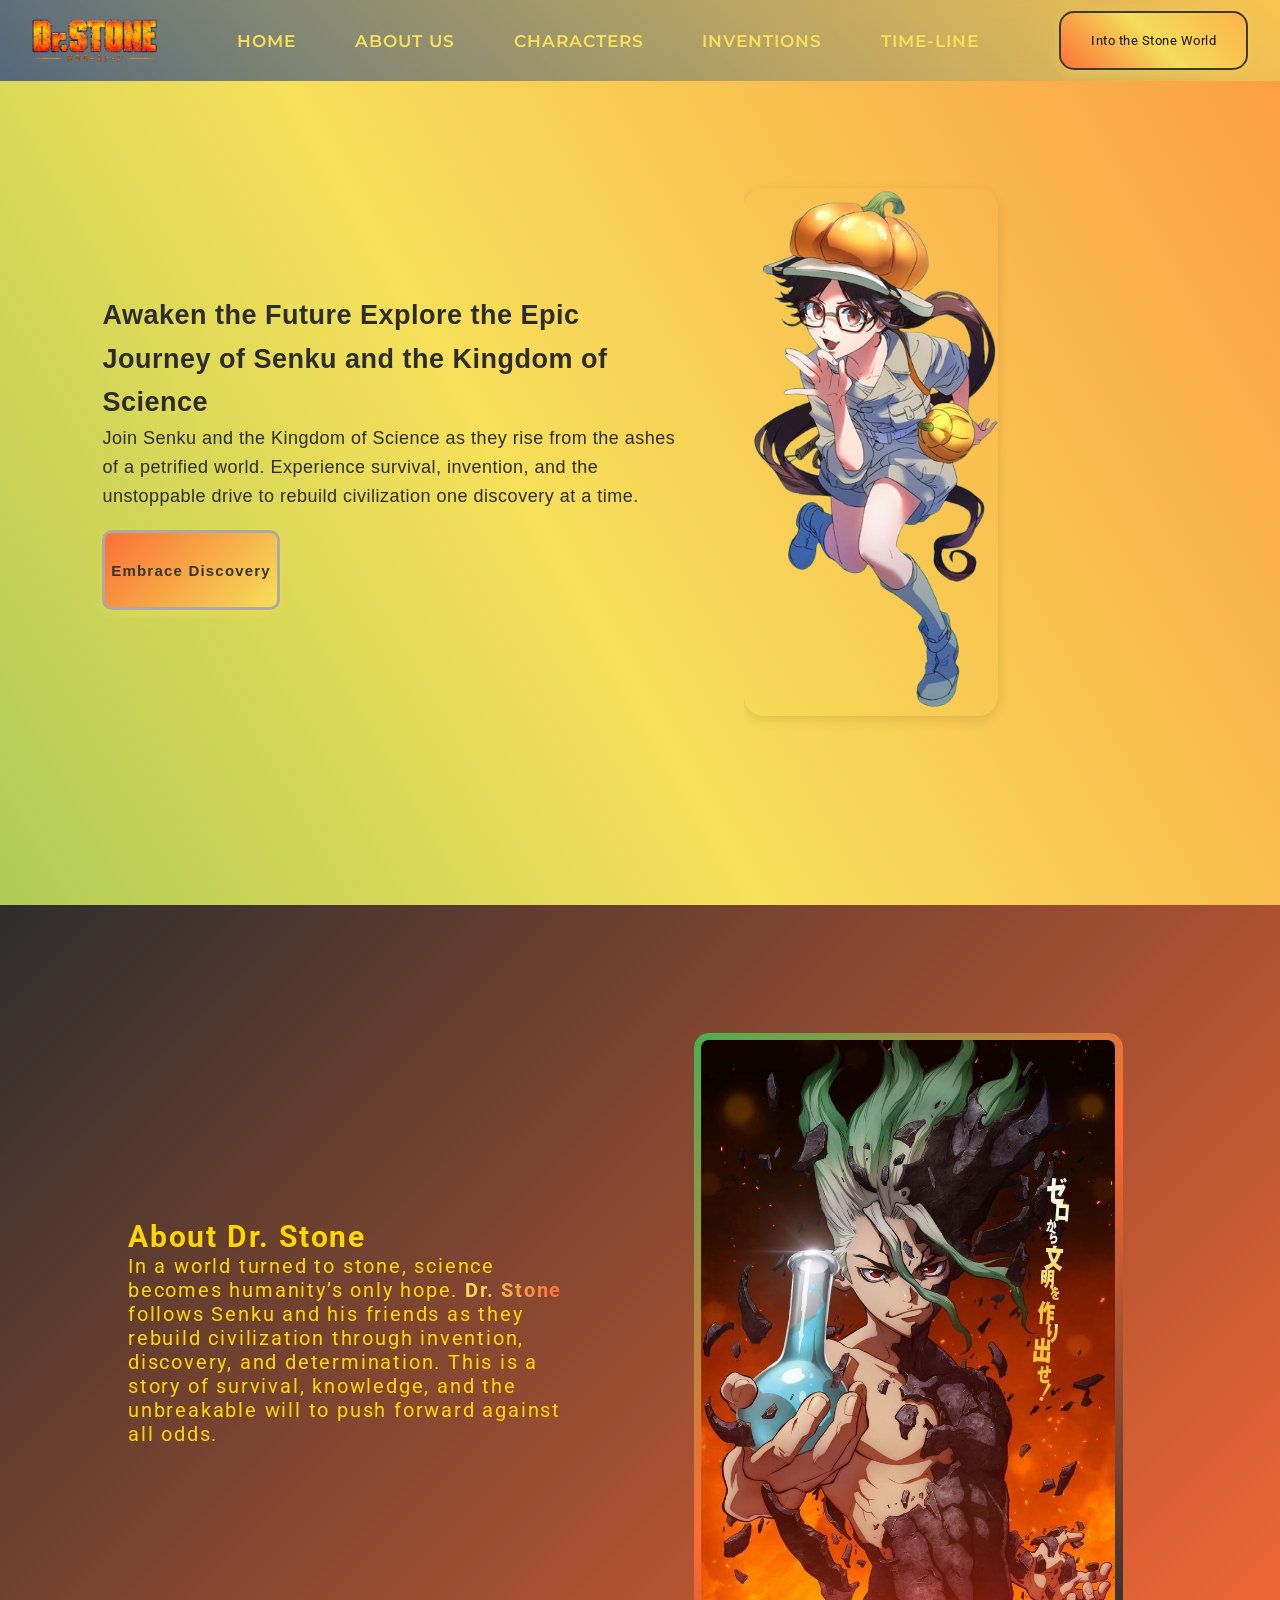
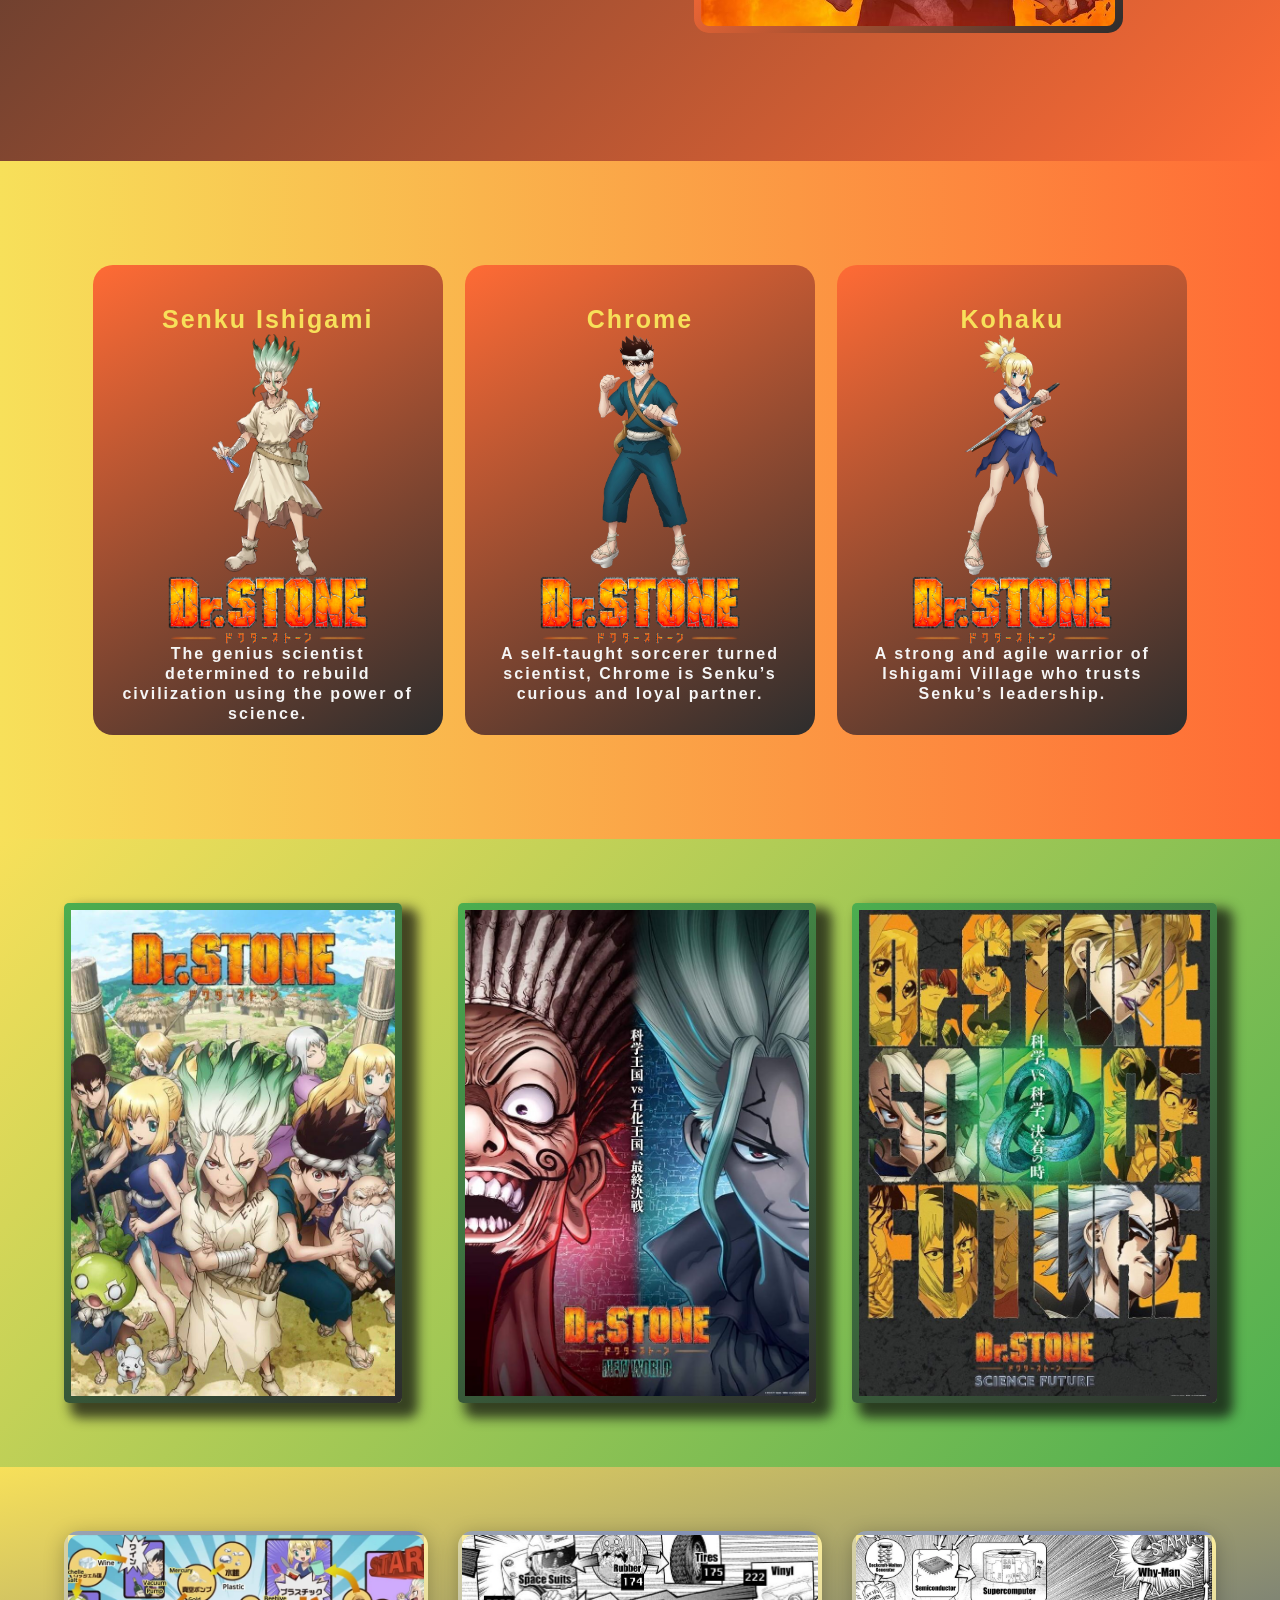
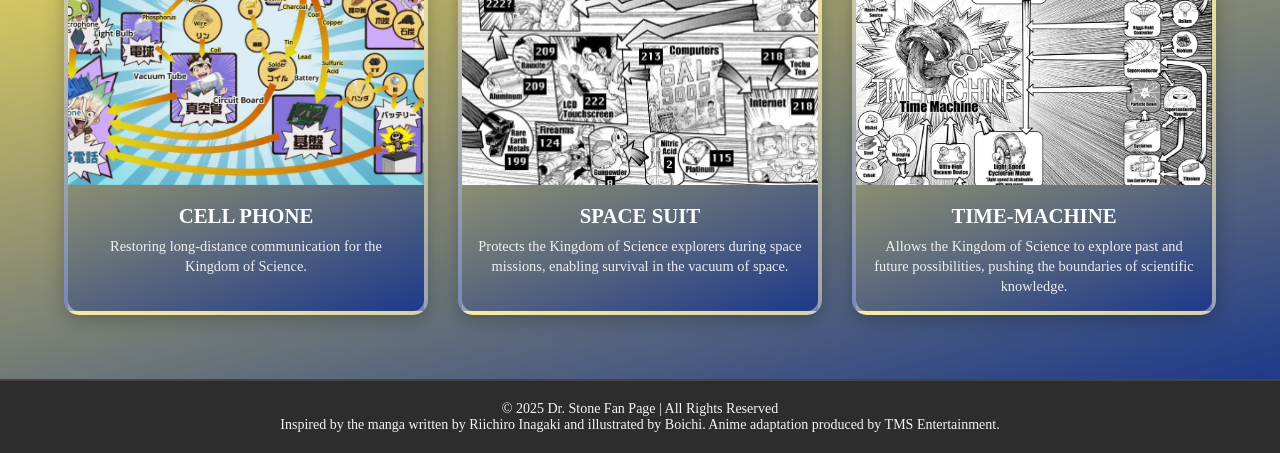
<file: Index.html>
<!DOCTYPE html>
<html lang="en">
<head>
    <meta charset="UTF-8">
    <meta name="viewport" content="width=device-width, initial-scale=1.0">
    <link rel="stylesheet" href="cards.css">
    <link rel="preconnect" href="https://fonts.googleapis.com">
    <link rel="preconnect" href="https://fonts.googleapis.com">
<link rel="preconnect" href="https://fonts.gstatic.com" crossorigin>
  <!-- Google Font -->
  <link href="https://fonts.googleapis.com/css2?family=Roboto:wght@400;700&display=swap" rel="stylesheet">
<link rel="preconnect" href="https://fonts.googleapis.com">
<link rel="preconnect" href="https://fonts.gstatic.com" crossorigin>
<link href="https://fonts.googleapis.com/css2?family=Montserrat:ital,wght@0,100..900;1,100..900&family=Roboto:ital,wght@0,100..900;1,100..900&display=swap" rel="stylesheet">
  
    <title>Landing-page</title>
</head>
<body>
    <header class="navigation-bar">
            <a href="" class="logo-brand" aria-label="">
                <img src="picture/pngaaa.com-7363301.png" alt="Dr.Stone-logo" class="logo-brand-stone">
            </a>
            <nav class="navigation-container-links" id="navMenu" type="navigation">
                <a href="index.html">Home</a>
                <a href="about.html">About Us</a>
                <a href="character.html">Characters</a>
                <a href="invention.html">Inventions</a>
                <a href="timeline.html">Time-line</a>

            </nav>
            <div class="ctn-button">
                <button  type="submit">Into the Stone World</button>
            </div>
    </header>
    <section class="Landing-page">
        <div class="landing-page-containt">
            <h1>Awaken the Future  Explore the Epic Journey of Senku and the Kingdom of Science</h1>
            <p>Join Senku and the Kingdom of Science as they rise from the ashes of a petrified world. Experience survival, invention, and the unstoppable drive to rebuild civilization one discovery at a time.</p>
            <button type="submit">Embrace Discovery</button>
        </div>
        <div class="landing-page-image">
            <img src="picture/doctor.png" alt="imgages" class="image-parallax">
            

        </div>
        
    </section>
    <section class="about-section-page-container">
       <div class="about-containt">
        <h1>About Dr. Stone</h1>
         <p>
      In a world turned to stone, science becomes humanity’s only hope. 
      <strong>Dr. Stone</strong> follows Senku and his friends as they rebuild 
      civilization through invention, discovery, and determination. 
      This is a story of survival, knowledge, and the unbreakable will 
      to push forward against all odds.
    </p>
       </div>
       <div class="about-section-image-page">
        <img src="picture/download (18).jpg" alt="">
       </div>
    </section>
<!-- Only 3 characters -->
<section class="characters-containers">
  <div class="container-character">
    <ul class="character-class">

      <!-- Senku -->
      <li class="item-class">
        <div class="box-item">
          <p class="name-box">Senku Ishigami</p>
          <img src="picture/senku.png" alt="Senku Ishigami" class="model">
          <div class="box-details">
            <img src="picture/pngaaa.com-7363301.png" alt="Senku Portrait" class="logo-branding">
            <p>The genius scientist determined to rebuild civilization using the power of science.</p>
          </div>
        </div>
      </li>

      <!-- Chrome -->
      <li class="item-class">
        <div class="box-item">
          <p class="name-box">Chrome</p>
          <img src="picture/chrome.png" alt="Chrome" class="model">
          <div class="box-details">
            <img src="picture/pngaaa.com-7363301.png" alt="Chrome Portrait" class="logo-branding">
            <p>A self-taught sorcerer turned scientist, Chrome is Senku’s curious and loyal partner.</p>
          </div>
        </div>
      </li>

      <!-- Kohaku -->
      <li class="item-class">
        <div class="box-item">
          <p class="name-box">Kohaku</p>
          <img src="picture/kohaku.png" alt="Kohaku" class="model">
          <div class="box-details">
            <img src="picture/pngaaa.com-7363301.png" alt="Kohaku Portrait" class="logo-branding">
            <p>A strong and agile warrior of Ishigami Village who trusts Senku’s leadership.</p>
          </div>
        </div>
      </li>

    </ul>
  </div>
</section>


<section class="chronology-wrapper">
  <div class="chronology-container">
    <ul class="chronology-list">
      <!-- Senku -->
      <li class="chronology-entry">
        <div class="chronology-card">
          <img src="picture/s1dr.stone.jpg" alt="Senku Ishigami" class="chronology-image">
         
        </div>
      </li>
     
      
      <li class="chronology-entry-news">
        <div class="chronology-card-new">
          <img src="picture/newworldpart-2.jpg" alt="Senku Ishigami" class="chronology-image">
        </div>
      </li>
      <li class="chronology-entry-news">
        <div class="chronology-card-new">
          <img src="picture/futurescience.jpg" alt="Senku Ishigami" class="chronology-image">
        </div>
      </li>
    </ul>
  </div>
</section>

<section class="invention-timeline">
  <ul class="inventions-container">
    <!-- Motorship Card -->
    
    <!-- Sulfa Drug Card -->
   

    <!-- Cellphone Card -->
    <li class="invention-card cellphone">
      <img src="picture/cellphone.png" alt="Cell Phone">
      <div class="invention-info">
        <h3>Cell Phone</h3>
        <p>Restoring long-distance communication for the Kingdom of Science.</p>
      </div>
    </li>
    
      <li class="invention-card cellphone">
      <img src="picture/spacesuit.png" alt="Cell Phone">
      <div class="invention-info">
        <h3>Space Suit</h3>
    <p>Protects the Kingdom of Science explorers during space missions, enabling survival in the vacuum of space.</p>
      </div>
    </li>
      <li class="invention-card cellphone">
      <img src="picture/timemachine.png" alt="Cell Phone">
      <div class="invention-info">
        <h3>time-machine</h3>
    <p>Allows the Kingdom of Science to explore past and future possibilities, pushing the boundaries of scientific knowledge.</p>
      </div>
    </li>
  </ul>
</section>



<footer class="site-footer">
  <p>&copy; 2025 Dr. Stone Fan Page | All Rights Reserved</p>
  <p>
    Inspired by the manga written by Riichiro Inagaki and illustrated by Boichi.  
    Anime adaptation produced by TMS Entertainment.
  </p>
</footer>
<script src="https://cdn.jsdelivr.net/npm/bootstrap@5.3.2/dist/js/bootstrap.bundle.min.js"></script>
<script>
  const container = document.querySelector('.landing-page-image');
const image = container.querySelector('.image-parallax');

container.addEventListener('mousemove', (e) => {
  const rect = container.getBoundingClientRect();
  const x = e.clientX - rect.left; // mouse X within container
  const y = e.clientY - rect.top;  // mouse Y within container
  const centerX = rect.width / 3;
  const centerY = rect.height / 3;
  
  const rotateX = ((y - centerY) / centerY) * 5; // rotate max ±5°
  const rotateY = ((x - centerX) / centerX) * 5;
  
  image.style.transform = `rotateX(${-rotateX}deg) rotateY(${rotateY}deg) scale(1.05)`;
});

container.addEventListener('mouseleave', () => {
  image.style.transform = 'rotateX(0deg) rotateY(0deg) scale(1)';
});

</script>

   
</body>
</html>
</file>
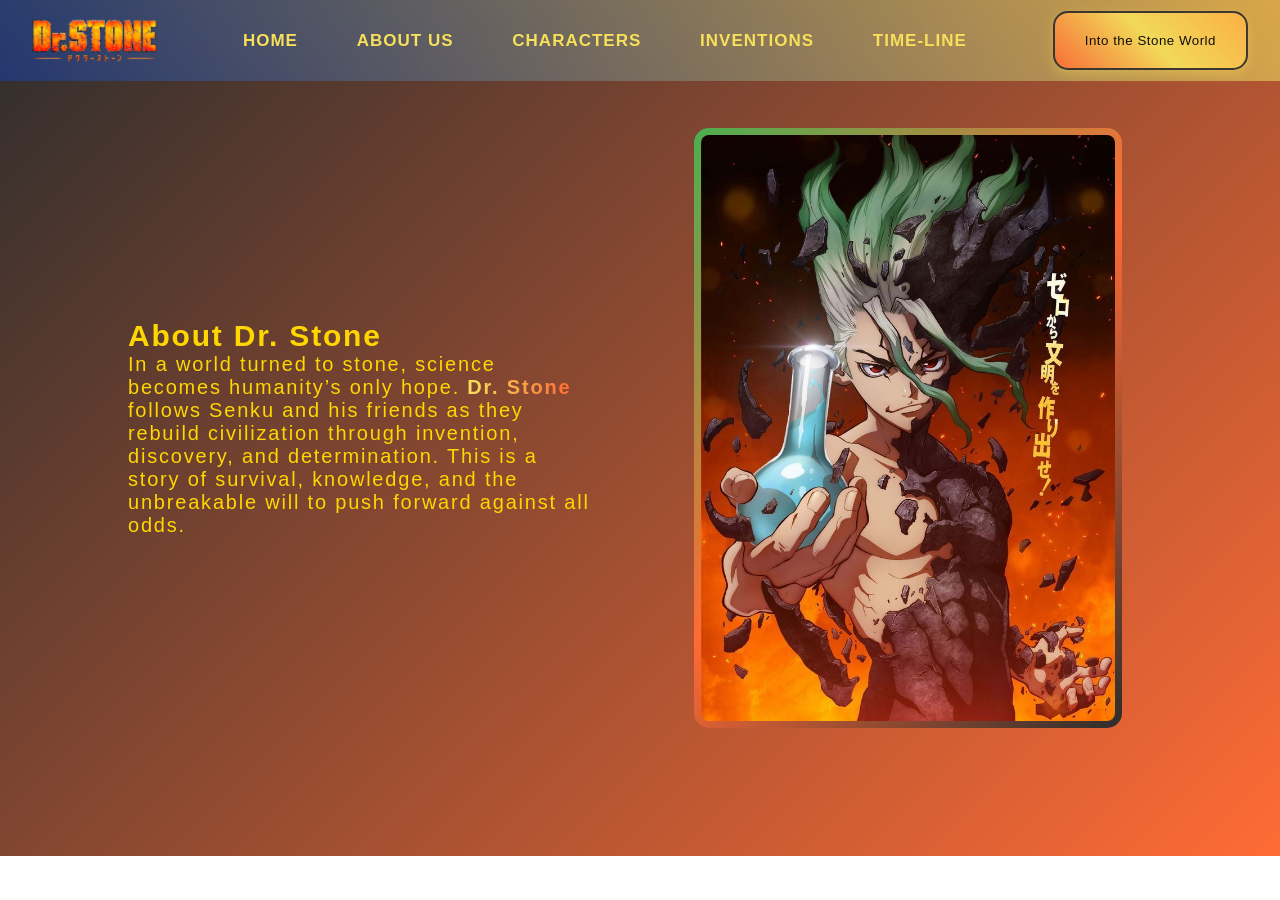
<file: About.html>
<!DOCTYPE html>
<html lang="en">
<head>
    <meta charset="UTF-8">
    <meta name="viewport" content="width=device-width, initial-scale=1.0">
    <link rel="stylesheet" href="About.css">
    <title>About-Section</title>
</head>
<body>
      <header class="navigation-bar">
            <a href="" class="logo-brand" aria-label="">
                <img src="picture/pngaaa.com-7363301.png" alt="Dr.Stone-logo" class="logo-brand-stone">
            </a>
            <nav class="navigation-container-links" id="navMenu" type="navigation">
                <a href="index.html">Home</a>
                <a href="about.html">About Us</a>
                <a href="character.html">Characters</a>
                <a href="invention.html">Inventions</a>
                <a href="timeline.html">Time-line</a>

            </nav>
            <div class="ctn-button">
                <button  type="submit">Into the Stone World</button>
            </div>
    </header>
  <section class="about-section-page-container">
       <div class="about-containt">
        <h1>About Dr. Stone</h1>
         <p>
      In a world turned to stone, science becomes humanity’s only hope. 
      <strong>Dr. Stone</strong> follows Senku and his friends as they rebuild 
      civilization through invention, discovery, and determination. 
      This is a story of survival, knowledge, and the unbreakable will 
      to push forward against all odds.
    </p>
       </div>
       <div class="about-section-image-page">
        <img src="picture/download (18).jpg" alt="" class="image-parallax">
       </div>
    </section>
   

</body>
</html>
</file>
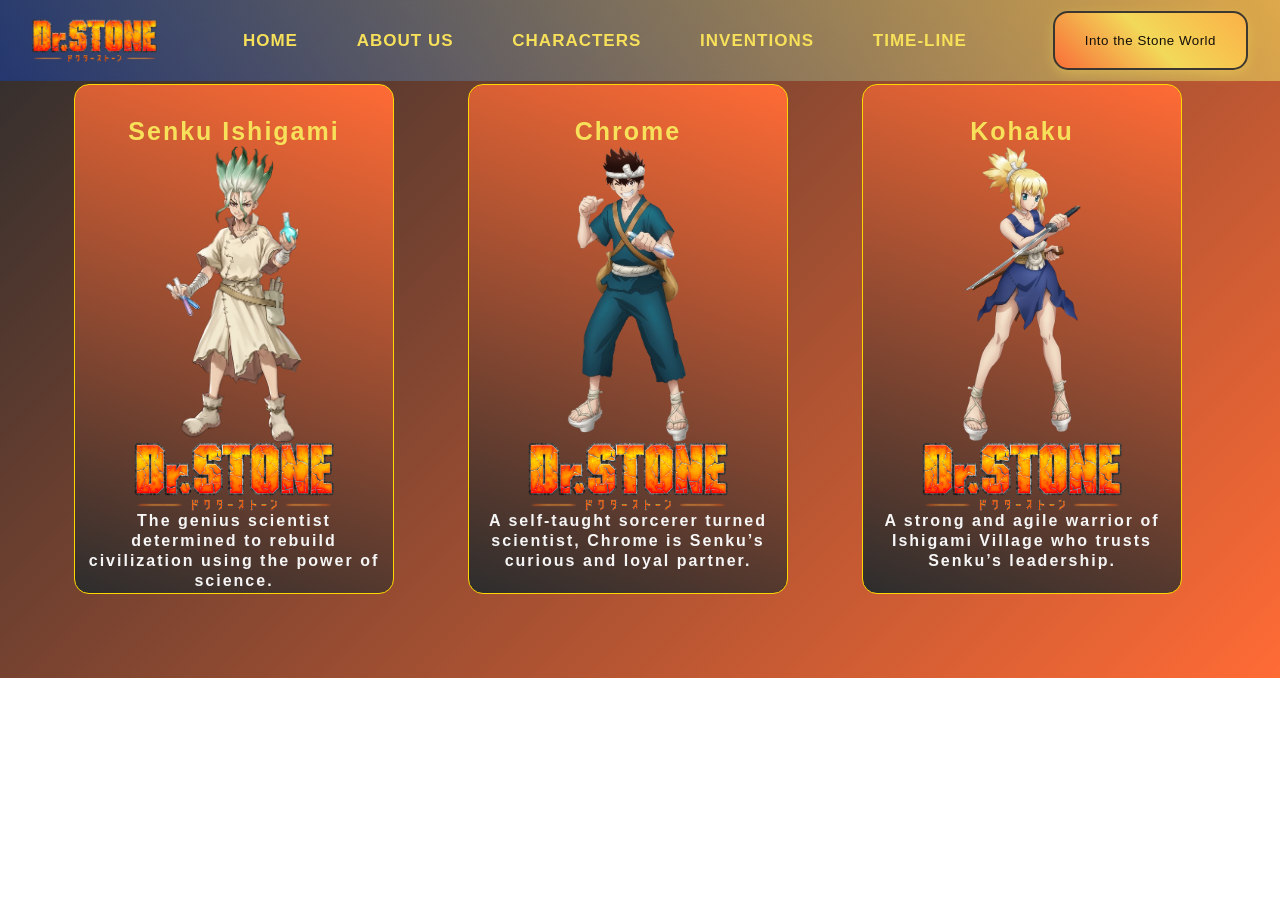
<file: character.html>
<!DOCTYPE html>
<html lang="en">
<head>
    <meta charset="UTF-8">
    <meta name="viewport" content="width=device-width, initial-scale=1.0">
    <link rel="stylesheet" href="character.css">
    <title>Document</title>
</head>
<body>
     <header class="navigation-bar">
            <a href="" class="logo-brand" aria-label="">
                <img src="picture/pngaaa.com-7363301.png" alt="Dr.Stone-logo" class="logo-brand-stone">
            </a>
            <nav class="navigation-container-links" id="navMenu" type="navigation">
                <a href="index.html">Home</a>
                <a href="about.html">About Us</a>
                <a href="character.html">Characters</a>
                <a href="invention.html">Inventions</a>
                <a href="timeline.html">Time-line</a>

            </nav>
            <div class="ctn-button">
                <button  type="submit">Into the Stone World</button>
            </div>
    </header>
    <section class="characters-containers">
  <div class="container-character">
    <ul  class="character-class">
      <!-- Senku -->
      <li class="item-class">
        <div class="box-item">
          <p class="name-box">Senku Ishigami</p>
          <img src="picture/senku.png" alt="Senku Ishigami" class="model">
          <div class="box-details">
            <img src="picture/pngaaa.com-7363301.png" alt="Senku Portrait" class="logo-branding">
            <p>The genius scientist determined to rebuild civilization using the power of science.</p>
          </div>
        </div>
      </li>

      <!-- Chrome -->
      <li class="item-class">
        <div class="box-item">
          <p class="name-box">Chrome</p>
          <img src="picture/chrome.png" alt="Chrome" class="model">
          <div class="box-details">
            <img src="picture/pngaaa.com-7363301.png" alt="Chrome Portrait" class="logo-branding">
            <p>A self-taught sorcerer turned scientist, Chrome is Senku’s curious and loyal partner.</p>
          </div>
        </div>
      </li>

      <!-- Kohaku -->
      <li class="item-class">
        <div class="box-item">
          <p class="name-box">Kohaku</p>
          <img src="picture/kohaku.png" alt="Kohaku" class="model">
          <div class="box-details">
            <img src="picture/pngaaa.com-7363301.png" alt="Kohaku Portrait" class="logo-branding">
            <p>A strong and agile warrior of Ishigami Village who trusts Senku’s leadership.</p>
          </div>
        </div>
      </li>

      <!-- Tsukasa -->
     



    </ul>
  </div>
</section>
</body>
</html>
</file>
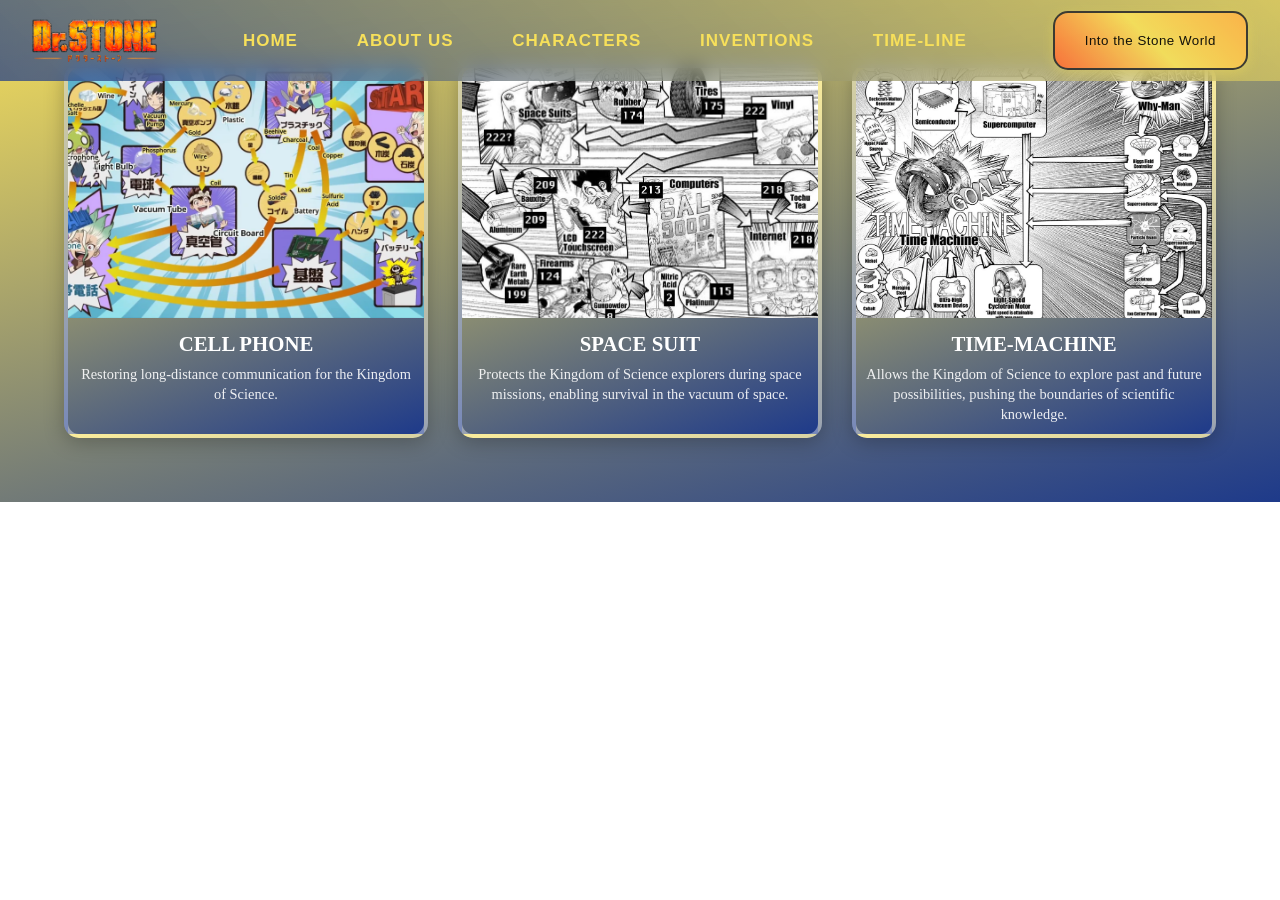
<file: invention.html>
<!DOCTYPE html>
<html lang="en">
<head>
    <meta charset="UTF-8">
    <meta name="viewport" content="width=device-width, initial-scale=1.0">
    <link rel="stylesheet" href="invention.css">
    <title>Invention</title>
</head>
<body>
    <header class="navigation-bar">
            <a href="" class="logo-brand" aria-label="">
                <img src="picture/pngaaa.com-7363301.png" alt="Dr.Stone-logo" class="logo-brand-stone">
            </a>
            <nav class="navigation-container-links" id="navMenu" type="navigation">
                <a href="index.html">Home</a>
                <a href="about.html">About Us</a>
                <a href="character.html">Characters</a>
                <a href="invention.html">Inventions</a>
                <a href="timeline.html">Time-line</a>

            </nav>
            <div class="ctn-button">
                <button  type="submit">Into the Stone World</button>
            </div>
    </header>
    <section class="invention-timeline">
  <ul class="inventions-container">
    

    <!-- Sulfa Drug Card -->
   
    <!-- Cellphone Card -->
    <li class="invention-card cellphone">
      <img src="picture/cellphone.png" alt="Cell Phone">
      <div class="invention-info">
        <h3>Cell Phone</h3>
        <p>Restoring long-distance communication for the Kingdom of Science.</p>
      </div>
    </li>
    
      <li class="invention-card cellphone">
      <img src="picture/spacesuit.png" alt="Cell Phone">
      <div class="invention-info">
        <h3>Space Suit</h3>
    <p>Protects the Kingdom of Science explorers during space missions, enabling survival in the vacuum of space.</p>
      </div>
    </li>
      <li class="invention-card cellphone">
      <img src="picture/timemachine.png" alt="Cell Phone">
      <div class="invention-info">
        <h3>time-machine</h3>
    <p>Allows the Kingdom of Science to explore past and future possibilities, pushing the boundaries of scientific knowledge.</p>
      </div>
    </li>
  </ul>
</section>

</body>
</html>
</file>
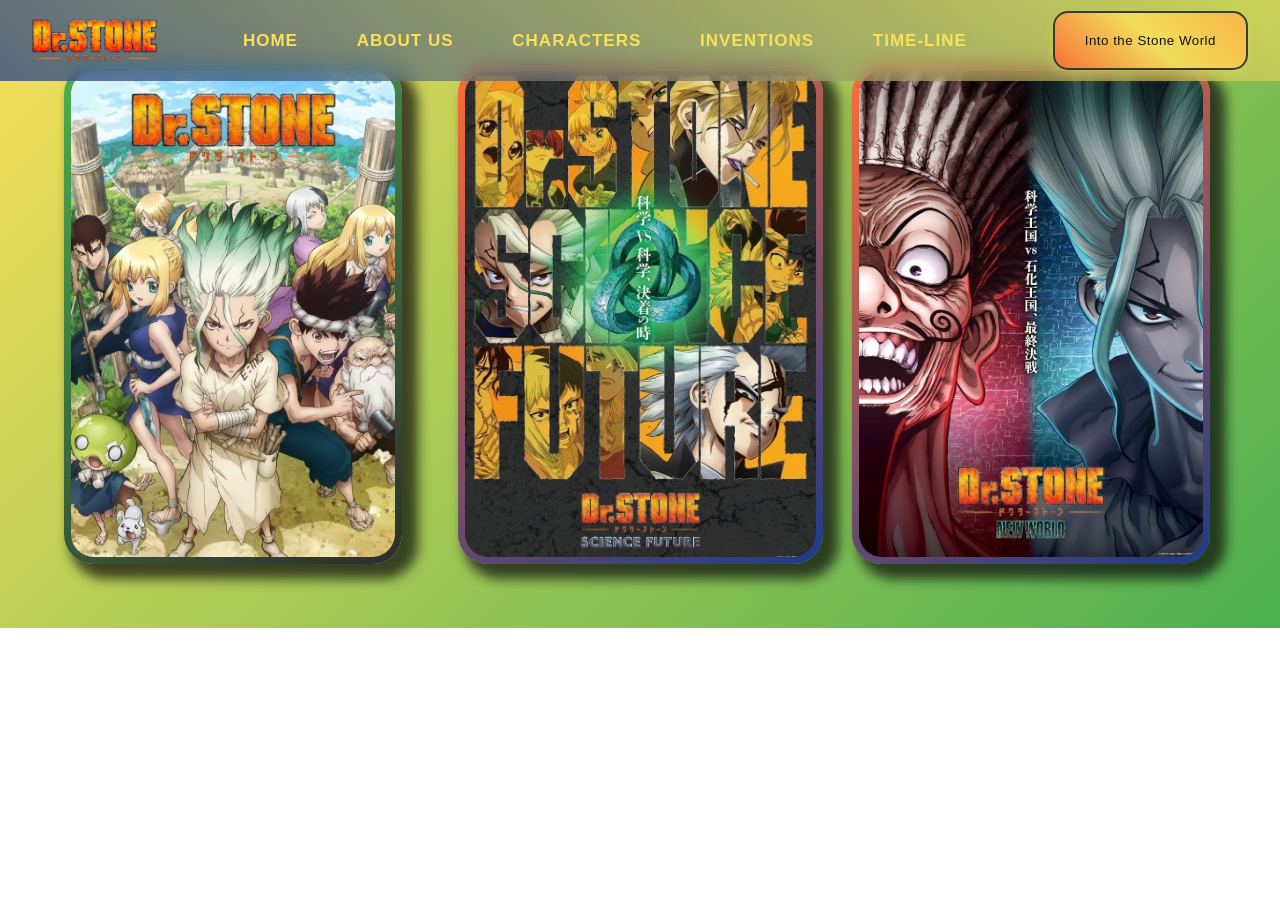
<file: timeline.html>
<!DOCTYPE html>
<html lang="en">
<head>
    <meta charset="UTF-8">
    <meta name="viewport" content="width=device-width, initial-scale=1.0">
    <link rel="stylesheet" href="timeline.css">
    <title>Inventions</title>
</head>
<body>
     <header class="navigation-bar">
            <a href="" class="logo-brand" aria-label="">
                <img src="picture/pngaaa.com-7363301.png" alt="Dr.Stone-logo" class="logo-brand-stone">
            </a>
            <nav class="navigation-container-links" id="navMenu" type="navigation">
                <a href="index.html">Home</a>
                <a href="about.html">About Us</a>
                <a href="character.html">Characters</a>
                <a href="invention.html">Inventions</a>
                <a href="timeline.html">Time-line</a>

            </nav>
            <div class="ctn-button">
                <button  type="submit">Into the Stone World</button>
            </div>
    </header>
    <section class="chronology-wrapper">
  <div class="chronology-container">
    <ul class="chronology-list">
      <!-- Senku -->
      <li class="chronology-entry">
        <div class="chronology-card">
          <img src="picture/s1dr.stone.jpg" alt="Senku Ishigami" class="chronology-image">
         
        </div>
      </li>

  
      
      <li class="chronology-entry-news">
        <div class="chronology-card-new">
          <img src="picture/futurescience.jpg" alt="Senku Ishigami" class="chronology-image-news">
        </div>
      </li>
      <li class="chronology-entry-news">
        <div class="chronology-card-new">
          <img src="picture/newworldpart-2.jpg" alt="Senku Ishigami" class="chronology-image-news">
        </div>
      </li>
    </ul>
  </div>
</section>
</body>
</html>
</file>
<file: cards.css>
*{
    margin: 0;
    padding: 0;
    box-sizing: border-box;
}

.navigation-bar{
  padding: 0.7rem 2rem;
  display: flex;
  align-items: center;
  background-image: linear-gradient(45deg, rgba(30, 59, 138, 0.719), rgba(247,224,90,0.6) );
  position: fixed;
  width: 100%;
  font-weight: 700;
  list-style: none;
  z-index: 999;
  letter-spacing: 1px;
  text-transform: uppercase;
  font-family: "Montserrat", sans-serif;
     backdrop-filter: blur(10px);
  -webkit-backdrop-filter: blur(10px);
}

.logo-brand{
  display: flex;
  align-items: center;
  gap: 0.6rem;
  text-decoration: none;
  transition: 0.3s ease;
}

.logo-brand-stone{
  width: 125px; /* instead of 20% */
  height: auto;
  transition: 0.3s ease;


}
.logo-brand-stone:hover{
  transform: scale(1.2);
}


.navigation-container-links{
  display: flex;
  align-items: center;
  justify-content: center; /* Center nav links */
  gap: 1.8rem;
  font-size: 20px;
  flex: 1;
  
}
.navigation-container-links a{
 
  text-decoration: none;
  font-weight: 600;
  font-size: 17px;
  color: #F7E05A;
  margin: 0 15px;
  transition: transform 0.1s;
  border: none;
  display: flex;
  position: relative;


}
.navigation-container-links a:hover{
    color: #FF6B35; /* dark text for contrast */
    transition: color 0.3s ease;
  }
.navigation-container-links a::after{
  content: "";
  position: absolute;
  left: 0;
  height: 2px;
  width: 0%;
  bottom: -4px;
  background-image: linear-gradient(90deg, #F7E05A, #FF6B35);
  transition: width 0.3s;
}
.navigation-container-links a:hover::after{
  width: 100%;
}



.ctn-button button{
    background-image:linear-gradient(45deg, #FF6B35, #F7E05A, #FFB347);
    padding: 20px 30px;
    cursor: pointer;
    border-radius: 15px;
    border: 2px solid #2D2D2D;
    display: flex;
    box-shadow: 0 4px 12px rgba(247, 224, 90, 0.4);
    font-family: "Roboto", sans-serif;
    transition: transform 0.3s ease, box-shadow 0.3s ease, opacity 0.3s ease;
    opacity: 0.9;
    font-family: "Roboto", sans-serif;
    font: bold;
    letter-spacing: 0.5px;
    

}
.ctn-button button:hover{
    transform: translateY(-4px);
  opacity: 1;
      box-shadow: 0 8px 25px rgba(247, 224, 90, 0.6);

}
.Landing-page{
   background-image: linear-gradient(60deg,#4CAF50,#F7E05A,#FF6B35,#FFB347);
   background-size: 300% 300%;
animation: gradient 10s ease infinite;
    color: #2D2D2D;
    padding: 8%;
font-family: 'Poppins', sans-serif;
    letter-spacing: 0.5px;
line-height: 1.6;
    display: flex;
    justify-content: space-between; /* text left, image right */
    align-items: center;
    gap: 50px;
    font-size: large;
    scroll-snap-type: y mandatory;
}
@keyframes gradient{
  0%{
    background-position: 0% 45%;
  }
  50%{
    background-position: 100% 50%;
  }
  100%{
    background-position: 0% 55%;
  }
}
.landing-page-containt{
    max-width: 55%;
    gap: 30px;
}
.landing-page-containt button{
  background-image: linear-gradient(135deg,#FF6B35, #F7E05A,#4CAF50 );
  background-size: 200% 200%;
    width: 30%;
    height: 80px;
    cursor: pointer;
    border-radius: 10px;
border: 3px solid#A9A9A9;    
color: #2D2D2D;
font-family: 'Poppins', sans-serif;
  transition: transform 0.3s ease, box-shadow 0.3s ease, color 0.3s ease;
  box-shadow: 0 4px 12px rgba(247, 224, 90, 0.5);
     margin-top: 20px;
     font-size:15px;
     letter-spacing: 1.2px;
       font-weight: 600;
       opacity: 0.95;


}
@keyframes gradientShift {
  0% { background-position: 0% 50%; }
  50% { background-position: 100% 50%; }
  100% { background-position: 0% 50%; }
}
.landing-page-containt button:hover{
    transform: scale(1.1);
  box-shadow: 0 8px 24px rgba(255, 200, 150, 0.6);

}
.landing-page-image{
    display: grid;
    grid-template-columns: 1fr 1fr; /* duha ka images side by side */
    justify-content: center;
    align-items: center;
    transition: transform 0.3 ease;
    background: no-repeat;
    flex-direction: column;
      perspective: 1000px;
       width: 800px;
  height: 700px;
  overflow: hidden;


}

.landing-page-image img{
    max-width: 117%;
    height: auto;
    border-radius: 20px;
    object-fit: contain;
  transition: transform 0.3s ease, box-shadow 0.3s ease;
  box-shadow: 0 4px 12px rgba(0, 0, 0, 0.1);

}
.landing-page-image img:hover{
  transform: scale(1.08) rotate(2deg);
  box-shadow: 0 8px 20px rgba(0, 0, 0, 0.288); /* deeper shadow on hover */

}
.about-section-page-container{
  background-image: linear-gradient(135deg,#2D2D2D,#FF6B35);
  padding: 10%;
  justify-content: space-between;
  align-items: center;
  display: flex;
  font-family: "Roboto", sans-serif;
  letter-spacing: 1.8px;
  font-size: 20px;
   color: #FFD700;
   position: relative;
   backdrop-filter: blur(4px);


}
.about-section-page-container strong{
  background: linear-gradient(90deg, #F7E05A, #FF6B35);
-webkit-background-clip: text;
-webkit-text-fill-color: transparent;
}
.about-containt{
  margin-right: 100px;
  display: grid;
  justify-content: baseline;
}
.about-section-image-page img{
  background: no-repeat;
  object-fit: cover;
  height: 600px;
  display: block;
  border-radius: 15px;
  background-image: linear-gradient(135deg,#4CAF50,#FF6B35,#2D2D2D );
  backdrop-filter: blur(4px);

  padding: 7px;
  border: 5px;
  margin-right: 30px;
 transition: transform 0.3s ease, box-shadow 0.3s ease;
}
.about-section-image-page img:hover{
  transform: scale(1.05) rotate(2deg);
 box-shadow: 0 15px 30px rgba(255, 107, 53, 0.6),
              0 0 20px rgba(247, 224, 90, 0.4);
}
.characters-containers{
    background: linear-gradient(90deg, #F7E05A, #FF6B35);

  padding: 5%;
  display: flex;
  flex-wrap: wrap;
  justify-content: center;
  backdrop-filter: blur(7px);

} 


.container-character{
   width: 100%; /* allow grid to take full width */

}
.character-class{
  display: grid; /* make the ul a grid container */
  grid-template-columns: repeat(auto-fit, minmax(280px, 1fr));
  align-items: start;
  justify-items: center;
  gap: 25px; /* space between cards */
  padding: 30px;
  list-style: none; /* define columns */

}

.box-item{
 background: linear-gradient(150deg, #FF6B35, #2D2D2D);
   width: 350px;
  height: 470px;
  display: flex;
  flex-direction: column;
  align-items: center;
  box-sizing: border-box;
  margin: 10px 5px;
  border-radius: 20px;
transition: transform 0.4s ease, box-shadow 0.4s ease, background-position 4s ease;
  position: relative;
  padding: 15px;

}

.box-item:hover{
 transform: scale(1.05) rotateY(2deg);
box-shadow: 0 10px 20px rgba(0, 0, 0, 0.4),
            inset 0 0 10px rgba(255, 255, 255, 0.05);
  background-position: 100% 0%;


}
.box-details{
  display: flex;
  flex-direction: column;
  align-items: center;
  width: 300px;

}

.logo-branding{
   width: 200px;
  height: auto;
}
.box-details p{
  font-family: sans-serif;
  font-weight: bold;
  color: #f5f5f5;
  text-align: center;
  margin-bottom: 30px;
  line-height: 20px;
  letter-spacing: 2px;
}
.name-box{
  color: #F7E05A;
  font-weight: bolder;
  font-family: sans-serif;
  font-size: 25px;
  letter-spacing: 2px;
  margin-top: 25px;
}
.model{
  max-height: 55%;
  max-width: 130%;
  flex-direction: column;
  object-fit: cover;
  transition: all 0.3s ease;
}
.chronology-list{
  display: grid; /* make the ul a grid container */
  grid-template-columns: repeat(auto-fit, minmax(280px, 1fr));
  gap: 30px; /* space between cards */
  padding: 0;
  margin: 0;
  list-style: none; /* define columns */
}

.chronology-wrapper{
  background-image: linear-gradient(135deg,#F7E05A,#4CAF50);
  padding: 5%;
  justify-content: space-between;
  position: relative;
  display: flex;
  flex-wrap: wrap;
  align-items: center;
}
.chronology-container{
  width: 100%;
}

.chronology-entry{
  list-style: none;
}
.chronology-info{
  display: flex;
  flex-direction: column;
  align-items: center;
  width: 300px;
}
.chronology-info p{
font-family: sans-serif;
  font-weight: bold;
  color: #f5f5f5;
  text-align: center;
  margin-bottom: 30px;
  line-height: 20px;
  letter-spacing: 2px;
}
.chronology-image{
  background: no-repeat;
  object-fit: cover;
  height: 500px;
  display: grid;
  border-radius: 5px;
  background-image: linear-gradient(145deg,#4CAF50,#2D2D2D );
  padding: 7px;
 transition: transform 0.3s ease, box-shadow 0.3s ease;
box-shadow: 11px 10px 12px 5px rgba(14, 14, 14, 0.719);
 
}
.chronology-image:hover{
  transform: scale(1.05);
    background-image: linear-gradient(145deg,#FF6B35,#1E3A8A );

}
.chronology-image-new{
 background: no-repeat;
  object-fit: cover;
  height: 500px;
  display: grid;
  border-radius: 30px;
  background-image: linear-gradient(155deg,#FF6B35,#4CAF50 );
  padding: 7px;
 transition: transform 0.3s ease, box-shadow 0.3s ease;
box-shadow: 11px 10px 12px 5px rgba(14, 14, 14, 0.719);
}
.chronology-image-new:hover{
transform: scale(1.05);
  background-image:linear-gradient(135deg, #00B8D9, #FF6B35);

}
.chronology-image-news{
   background: no-repeat;
  object-fit: cover;
  height: 500px;
  display: grid;
  border-radius: 30px;
  background-image: linear-gradient(150deg, #FF6B35, #1E3A8A);
  padding: 7px;
  border: 5px;
 transition: transform 0.3s ease, box-shadow 0.3s ease;
box-shadow: 11px 10px 12px 5px rgba(14, 14, 14, 0.719);
}
.chronology-image-news:hover{
  transform: scale(1.05);
  background-image: linear-gradient(155deg,#F7E05A,#1E3A8A );

}
.invention-timeline {
  background-image: linear-gradient(166deg, #F7E05A, #1E3A8A);
  padding: 5%;
  display: flex;
  flex-direction: column;
  align-items: center;
}

.inventions-container {
  display: grid;
  grid-template-columns: repeat(auto-fit, minmax(300px, 1fr));
  gap: 30px;
  width: 100%;
  margin: 0;
  padding: 0;
  list-style: none;
}

/* Each card wrapper */
.invention-card {
  background: #ffffff10; /* transparent white for a clean contrast */
  backdrop-filter: blur(6px);
  border-radius: 15px;
  overflow: hidden;
  box-shadow: 0 4px 20px rgba(0, 0, 0, 0.25);
  transition: transform 0.3s ease, box-shadow 0.3s ease;
  cursor: pointer;
  
}

.invention-card:hover {
  transform: translateY(-6px);
  box-shadow: 0 8px 25px rgba(0, 0, 0, 0.4);
}

/* Card Image */
.invention-card img {
  width: 100%;
  height: 250px;
  object-fit: cover;
}

/* Card Details */
.invention-info {
  padding: 15px;
  text-align: center;
  color: #fff;
}

.invention-info h3 {
  margin-bottom: 8px;
  font-size: 1.3rem;
  font-weight: bold;
  text-transform: uppercase;
}

.invention-info p {
  font-size: 0.9rem;
  line-height: 1.4;
  opacity: 0.9;
}

/* Optional gradient highlight per invention */
.motorship {
  background: linear-gradient(155deg, #FF6B35, #1E3A8A);
  border: 4px solid #ffffff65 ;
}

.sulfadrug {
  background: linear-gradient(160deg, #1E3A8A, #F7E05A);
    border: 4px solid #ffffff65 ;

}

.cellphone {
  background: linear-gradient(160deg, #F7E05A, #1E3A8A);
      border: 4px solid #ffffff65 ;

}

.site-footer{
 background-color: #2d2d2d;
  color: #f5f5f5;
  text-align: center;
  padding: 20px 10px;
  font-size: 14px;
  border-top: 2px solid #444;
}
</file>
<file: About.css>
*{
    margin: 0;
    padding: 0;
    box-sizing: border-box;
}
.navigation-bar{
  padding: 0.7rem 2rem;
  display: flex;
  align-items: center;
  background-image: linear-gradient(45deg, rgba(30, 59, 138, 0.719), rgba(247,224,90,0.6) );
  position: fixed;
  width: 100%;
  font-weight: 700;
  list-style: none;
  z-index: 999;
  letter-spacing: 1px;
  text-transform: uppercase;
  font-family: "Montserrat", sans-serif;
     backdrop-filter: blur(10px);
  -webkit-backdrop-filter: blur(10px);
}

.logo-brand{
  display: flex;
  align-items: center;
  gap: 0.6rem;
  text-decoration: none;
  transition: 0.3s ease;
}

.logo-brand-stone{
  width: 125px; /* instead of 20% */
  height: auto;
  transition: 0.3s ease;


}
.logo-brand-stone:hover{
  transform: scale(1.2);
}


.navigation-container-links{
  display: flex;
  align-items: center;
  justify-content: center; /* Center nav links */
  gap: 1.8rem;
  font-size: 20px;
  flex: 1;
  
}
.navigation-container-links a{
 
  text-decoration: none;
  font-weight: 600;
  font-size: 17px;
  color: #F7E05A;
  margin: 0 15px;
  transition: transform 0.1s;
  border: none;
  display: flex;
  position: relative;


}
.navigation-container-links a:hover{
    color: #FF6B35; /* dark text for contrast */
    transition: color 0.3s ease;
  }
.navigation-container-links a::after{
  content: "";
  position: absolute;
  left: 0;
  height: 2px;
  width: 0%;
  bottom: -4px;
  background-image: linear-gradient(90deg, #F7E05A, #FF6B35);
  transition: width 0.3s;
}
.navigation-container-links a:hover::after{
  width: 100%;
}



.ctn-button button{
    background-image:linear-gradient(45deg, #FF6B35, #F7E05A, #FFB347);
    padding: 20px 30px;
    cursor: pointer;
    border-radius: 15px;
    border: 2px solid #2D2D2D;
    display: flex;
    box-shadow: 0 4px 12px rgba(247, 224, 90, 0.4);
    font-family: "Roboto", sans-serif;
    transition: transform 0.3s ease, box-shadow 0.3s ease, opacity 0.3s ease;
    opacity: 0.9;
    font-family: "Roboto", sans-serif;
    font: bold;
    letter-spacing: 0.5px;
    

}
.ctn-button button:hover{
    transform: translateY(-4px);
  opacity: 1;
      box-shadow: 0 8px 25px rgba(247, 224, 90, 0.6);

}
.about-section-page-container{
  background-image: linear-gradient(135deg,#2D2D2D,#FF6B35);
  padding: 10%;
  justify-content: space-between;
  align-items: center;
  display: flex;
  font-family: "Roboto", sans-serif;
  letter-spacing: 1.8px;
  font-size: 20px;
   color: #FFD700;
   position: relative;
   backdrop-filter: blur(4px);


}
.about-section-page-container strong{
  background: linear-gradient(90deg, #F7E05A, #FF6B35);
-webkit-background-clip: text;
-webkit-text-fill-color: transparent;
}
.about-containt{
  margin-right: 100px;
  display: grid;
  justify-content: baseline;
}
.about-section-image-page img{
  background: no-repeat;
  object-fit: cover;
  height: 600px;
  display: block;
  border-radius: 15px;
  background-image: linear-gradient(135deg,#4CAF50,#FF6B35,#2D2D2D );
  backdrop-filter: blur(4px);

  padding: 7px;
  border: 5px;
  margin-right: 30px;
 transition: transform 0.3s ease, box-shadow 0.3s ease;
}
.about-section-image-page img:hover{
  transform: scale(1.05) rotate(2deg);
 box-shadow: 0 15px 30px rgba(255, 107, 53, 0.6),
              0 0 20px rgba(247, 224, 90, 0.4);
}
</file>
<file: character.css>
*{
    margin: 0;
    padding: 0;
    box-sizing: border-box;
}
.navigation-bar{
  padding: 0.7rem 2rem;
  display: flex;
  align-items: center;
  background-image: linear-gradient(45deg, rgba(30, 59, 138, 0.719), rgba(247,224,90,0.6) );
  position: fixed;
  width: 100%;
  font-weight: 700;
  list-style: none;
  z-index: 999;
  letter-spacing: 1px;
  text-transform: uppercase;
  font-family: "Montserrat", sans-serif;
     backdrop-filter: blur(10px);
  -webkit-backdrop-filter: blur(10px);
}

.logo-brand{
  display: flex;
  align-items: center;
  gap: 0.6rem;
  text-decoration: none;
  transition: 0.3s ease;
}

.logo-brand-stone{
  width: 125px; /* instead of 20% */
  height: auto;
  transition: 0.3s ease;


}
.logo-brand-stone:hover{
  transform: scale(1.2);
}


.navigation-container-links{
  display: flex;
  align-items: center;
  justify-content: center; /* Center nav links */
  gap: 1.8rem;
  font-size: 20px;
  flex: 1;
  
}
.navigation-container-links a{
 
  text-decoration: none;
  font-weight: 600;
  font-size: 17px;
  color: #F7E05A;
  margin: 0 15px;
  transition: transform 0.1s;
  border: none;
  display: flex;
  position: relative;


}
.navigation-container-links a:hover{
    color: #FF6B35; /* dark text for contrast */
    transition: color 0.3s ease;
  }
.navigation-container-links a::after{
  content: "";
  position: absolute;
  left: 0;
  height: 2px;
  width: 0%;
  bottom: -4px;
  background-image: linear-gradient(90deg, #F7E05A, #FF6B35);
  transition: width 0.3s;
}
.navigation-container-links a:hover::after{
  width: 100%;
}



.ctn-button button{
    background-image:linear-gradient(45deg, #FF6B35, #F7E05A, #FFB347);
    padding: 20px 30px;
    cursor: pointer;
    border-radius: 15px;
    border: 2px solid #2D2D2D;
    display: flex;
    box-shadow: 0 4px 12px rgba(247, 224, 90, 0.4);
    font-family: "Roboto", sans-serif;
    transition: transform 0.3s ease, box-shadow 0.3s ease, opacity 0.3s ease;
    opacity: 0.9;
    font-family: "Roboto", sans-serif;
    font: bold;
    letter-spacing: 0.5px;
    

}
.ctn-button button:hover{
    transform: translateY(-4px);
  opacity: 1;
      box-shadow: 0 8px 25px rgba(247, 224, 90, 0.6);

}
.characters-containers{
  background-image: linear-gradient(135deg,#2D2D2D,#FF6B35);
  padding: 5%;
  justify-content: center;
  position: relative;
  display: flex;
  flex-wrap: wrap;
  align-items: center;

} 
.container-character{
   width: 100%; /* allow grid to take full width */

}
.character-class{
  display: grid; /* make the ul a grid container */
  grid-template-columns: repeat(auto-fit, minmax(300px, 1fr));
  gap: 30px; /* space between cards */
  padding: 0;
  margin: 0;
  list-style: none; /* define columns */

}


.box-item{
  background-image: linear-gradient(200deg,#FF6B35,#2d2d2d);
  width: 320px;
  height: 510px;
  display: flex;
  flex-direction: column;
  justify-content: space-between;
  align-items: center;
  box-sizing: border-box;
  margin: 20px 10px;
  border-radius: 15px;
  transition: all 0.3s ease;
  position: relative;
  padding: 7px;
  border: 1px solid #FFD700;
}

.box-item:hover{
  transform: scale(1.03);
  transform-style: preserve-3d;
    box-shadow: 12px 12px 12px 5px rgba(14, 14, 14, 0.719);


}
.box-details{
  display: flex;
  flex-direction: column;
  align-items: center;
  width: 300px;

}

.logo-branding{
   width: 200px;
  height: auto;
}
.box-details p{
  font-family: sans-serif;
  font-weight: bold;
  color: #f5f5f5;
  text-align: center;
  margin-bottom: 30px;
  line-height: 20px;
  letter-spacing: 2px;
}
.name-box{
  color: #F7E05A;
  font-weight: bolder;
  font-family: sans-serif;
  font-size: 25px;
  letter-spacing: 2px;
  margin-top: 25px;
}
.model{
  max-height: 60%;
  max-width: 150%;
  flex-direction: column;
  object-fit: cover;
  transition: all 0.3s ease;
}
</file>
<file: invention.css>
*{
    margin: 0;
    padding: 0;
    box-sizing: border-box;
}
.navigation-bar{
  padding: 0.7rem 2rem;
  display: flex;
  align-items: center;
  background-image: linear-gradient(45deg, rgba(30, 59, 138, 0.719), rgba(247,224,90,0.6) );
  position: fixed;
  width: 100%;
  font-weight: 700;
  list-style: none;
  z-index: 999;
  letter-spacing: 1px;
  text-transform: uppercase;
  font-family: "Montserrat", sans-serif;
     backdrop-filter: blur(10px);
  -webkit-backdrop-filter: blur(10px);
}

.logo-brand{
  display: flex;
  align-items: center;
  gap: 0.6rem;
  text-decoration: none;
  transition: 0.3s ease;
}

.logo-brand-stone{
  width: 125px; /* instead of 20% */
  height: auto;
  transition: 0.3s ease;


}
.logo-brand-stone:hover{
  transform: scale(1.2);
}


.navigation-container-links{
  display: flex;
  align-items: center;
  justify-content: center; /* Center nav links */
  gap: 1.8rem;
  font-size: 20px;
  flex: 1;
  
}
.navigation-container-links a{
 
  text-decoration: none;
  font-weight: 600;
  font-size: 17px;
  color: #F7E05A;
  margin: 0 15px;
  transition: transform 0.1s;
  border: none;
  display: flex;
  position: relative;


}
.navigation-container-links a:hover{
    color: #FF6B35; /* dark text for contrast */
    transition: color 0.3s ease;
  }
.navigation-container-links a::after{
  content: "";
  position: absolute;
  left: 0;
  height: 2px;
  width: 0%;
  bottom: -4px;
  background-image: linear-gradient(90deg, #F7E05A, #FF6B35);
  transition: width 0.3s;
}
.navigation-container-links a:hover::after{
  width: 100%;
}



.ctn-button button{
    background-image:linear-gradient(45deg, #FF6B35, #F7E05A, #FFB347);
    padding: 20px 30px;
    cursor: pointer;
    border-radius: 15px;
    border: 2px solid #2D2D2D;
    display: flex;
    box-shadow: 0 4px 12px rgba(247, 224, 90, 0.4);
    font-family: "Roboto", sans-serif;
    transition: transform 0.3s ease, box-shadow 0.3s ease, opacity 0.3s ease;
    opacity: 0.9;
    font-family: "Roboto", sans-serif;
    font: bold;
    letter-spacing: 0.5px;
    

}
.ctn-button button:hover{
    transform: translateY(-4px);
  opacity: 1;
      box-shadow: 0 8px 25px rgba(247, 224, 90, 0.6);

}
.invention-timeline {
  background-image: linear-gradient(166deg, #F7E05A, #1E3A8A);
  padding: 5%;
  display: flex;
  flex-direction: column;
  align-items: center;
}

.inventions-container {
  display: grid;
  grid-template-columns: repeat(auto-fit, minmax(300px, 1fr));
  gap: 30px;
  width: 100%;
  margin: 0;
  padding: 0;
  list-style: none;
}

/* Each card wrapper */
.invention-card {
  background: #ffffff10; /* transparent white for a clean contrast */
  backdrop-filter: blur(6px);
  border-radius: 15px;
  overflow: hidden;
  box-shadow: 0 4px 20px rgba(0, 0, 0, 0.25);
  transition: transform 0.3s ease, box-shadow 0.3s ease;
  cursor: pointer;
  
}

.invention-card:hover {
  transform: translateY(-6px);
  box-shadow: 0 8px 25px rgba(0, 0, 0, 0.4);
}

/* Card Image */
.invention-card img {
  width: 100%;
  height: 250px;
  object-fit: cover;
}

/* Card Details */
.invention-info {
  padding: 10px;
  text-align: center;
  color: #fff;
}

.invention-info h3 {
  margin-bottom: 8px;
  font-size: 1.3rem;
  font-weight: bold;
  text-transform: uppercase;
}

.invention-info p {
  font-size: 0.9rem;
  line-height: 1.4;
  opacity: 0.9;
}

/* Optional gradient highlight per invention */
.motorship {
  background: linear-gradient(155deg, #FF6B35, #1E3A8A);
  border: 4px solid #ffffff65 ;
}

.sulfadrug {
  background: linear-gradient(160deg, #1E3A8A, #F7E05A);
    border: 4px solid #ffffff65 ;

}

.cellphone {
  background: linear-gradient(160deg, #F7E05A, #1E3A8A);
      border: 4px solid #ffffff65 ;

}
</file>
<file: timeline.css>
*{
    margin: 0;
    padding: 0;
    box-sizing: border-box;
}
.navigation-bar{
  padding: 0.7rem 2rem;
  display: flex;
  align-items: center;
  background-image: linear-gradient(45deg, rgba(30, 59, 138, 0.719), rgba(247,224,90,0.6) );
  position: fixed;
  width: 100%;
  font-weight: 700;
  list-style: none;
  z-index: 999;
  letter-spacing: 1px;
  text-transform: uppercase;
  font-family: "Montserrat", sans-serif;
     backdrop-filter: blur(10px);
  -webkit-backdrop-filter: blur(10px);
}

.logo-brand{
  display: flex;
  align-items: center;
  gap: 0.6rem;
  text-decoration: none;
  transition: 0.3s ease;
}

.logo-brand-stone{
  width: 125px; /* instead of 20% */
  height: auto;
  transition: 0.3s ease;


}
.logo-brand-stone:hover{
  transform: scale(1.2);
}


.navigation-container-links{
  display: flex;
  align-items: center;
  justify-content: center; /* Center nav links */
  gap: 1.8rem;
  font-size: 20px;
  flex: 1;
  
}
.navigation-container-links a{
 
  text-decoration: none;
  font-weight: 600;
  font-size: 17px;
  color: #F7E05A;
  margin: 0 15px;
  transition: transform 0.1s;
  border: none;
  display: flex;
  position: relative;


}
.navigation-container-links a:hover{
    color: #FF6B35; /* dark text for contrast */
    transition: color 0.3s ease;
  }
.navigation-container-links a::after{
  content: "";
  position: absolute;
  left: 0;
  height: 2px;
  width: 0%;
  bottom: -4px;
  background-image: linear-gradient(90deg, #F7E05A, #FF6B35);
  transition: width 0.3s;
}
.navigation-container-links a:hover::after{
  width: 100%;
}



.ctn-button button{
    background-image:linear-gradient(45deg, #FF6B35, #F7E05A, #FFB347);
    padding: 20px 30px;
    cursor: pointer;
    border-radius: 15px;
    border: 2px solid #2D2D2D;
    display: flex;
    box-shadow: 0 4px 12px rgba(247, 224, 90, 0.4);
    font-family: "Roboto", sans-serif;
    transition: transform 0.3s ease, box-shadow 0.3s ease, opacity 0.3s ease;
    opacity: 0.9;
    font-family: "Roboto", sans-serif;
    font: bold;
    letter-spacing: 0.5px;
    

}
.ctn-button button:hover{
    transform: translateY(-4px);
  opacity: 1;
      box-shadow: 0 8px 25px rgba(247, 224, 90, 0.6);

}
.chronology-list{
  display: grid; /* make the ul a grid container */
  grid-template-columns: repeat(auto-fit, minmax(300px, 2fr));
  gap: 30px; /* space between cards */
  padding: 0;
  margin: 0;
  list-style: none; /* define columns */
}
.model:hover{
  transform: scale(1.09);
}
.chronology-wrapper{
  background-image: linear-gradient(135deg,#F7E05A,#4CAF50);
  padding: 5%;
  justify-content: space-between;
  position: relative;
  display: flex;
  flex-wrap: wrap;
  align-items: center;
}
.chronology-container{
  width: 100%;
}

.chronology-entry{
  list-style: none;
}
.chronology-info{
  display: flex;
  flex-direction: column;
  align-items: center;
  width: 300px;
}
.chronology-info p{
font-family: sans-serif;
  font-weight: bold;
  color: #f5f5f5;
  text-align: center;
  margin-bottom: 30px;
  line-height: 20px;
  letter-spacing: 2px;
}
.chronology-image{
  background: no-repeat;
  object-fit: cover;
  height: 500px;
  display: grid;
  border-radius: 30px;
  background-image: linear-gradient(145deg,#4CAF50,#2D2D2D );
  padding: 7px;
  border: 5px;
 transition: transform 0.3s ease, box-shadow 0.3s ease;
box-shadow: 11px 10px 12px 5px rgba(14, 14, 14, 0.719);
 
}
.chronology-image:hover{
  transform: scale(1.05);
    background-image: linear-gradient(145deg,#FF6B35,#1E3A8A );

}
.chronology-image-new{
 background: no-repeat;
  object-fit: cover;
  height: 500px;
  display: grid;
  border-radius: 30px;
  background-image: linear-gradient(155deg,#FF6B35,#4CAF50 );
  padding: 7px;
  border: 5px;
 transition: transform 0.3s ease, box-shadow 0.3s ease;
box-shadow: 11px 10px 12px 5px rgba(14, 14, 14, 0.719);
}
.chronology-image-new:hover{
transform: scale(1.05);
  background-image:linear-gradient(135deg, #00B8D9, #FF6B35);

}
.chronology-image-news{
   background: no-repeat;
  object-fit: cover;
  height: 500px;
  display: grid;
  border-radius: 30px;
  background-image: linear-gradient(150deg, #FF6B35, #1E3A8A);
  padding: 7px;
  border: 5px;
 transition: transform 0.3s ease, box-shadow 0.3s ease;
box-shadow: 11px 10px 12px 5px rgba(14, 14, 14, 0.719);
}
.chronology-image-news:hover{
  transform: scale(1.05);
  background-image: linear-gradient(155deg,#F7E05A,#1E3A8A );

}
</file>
